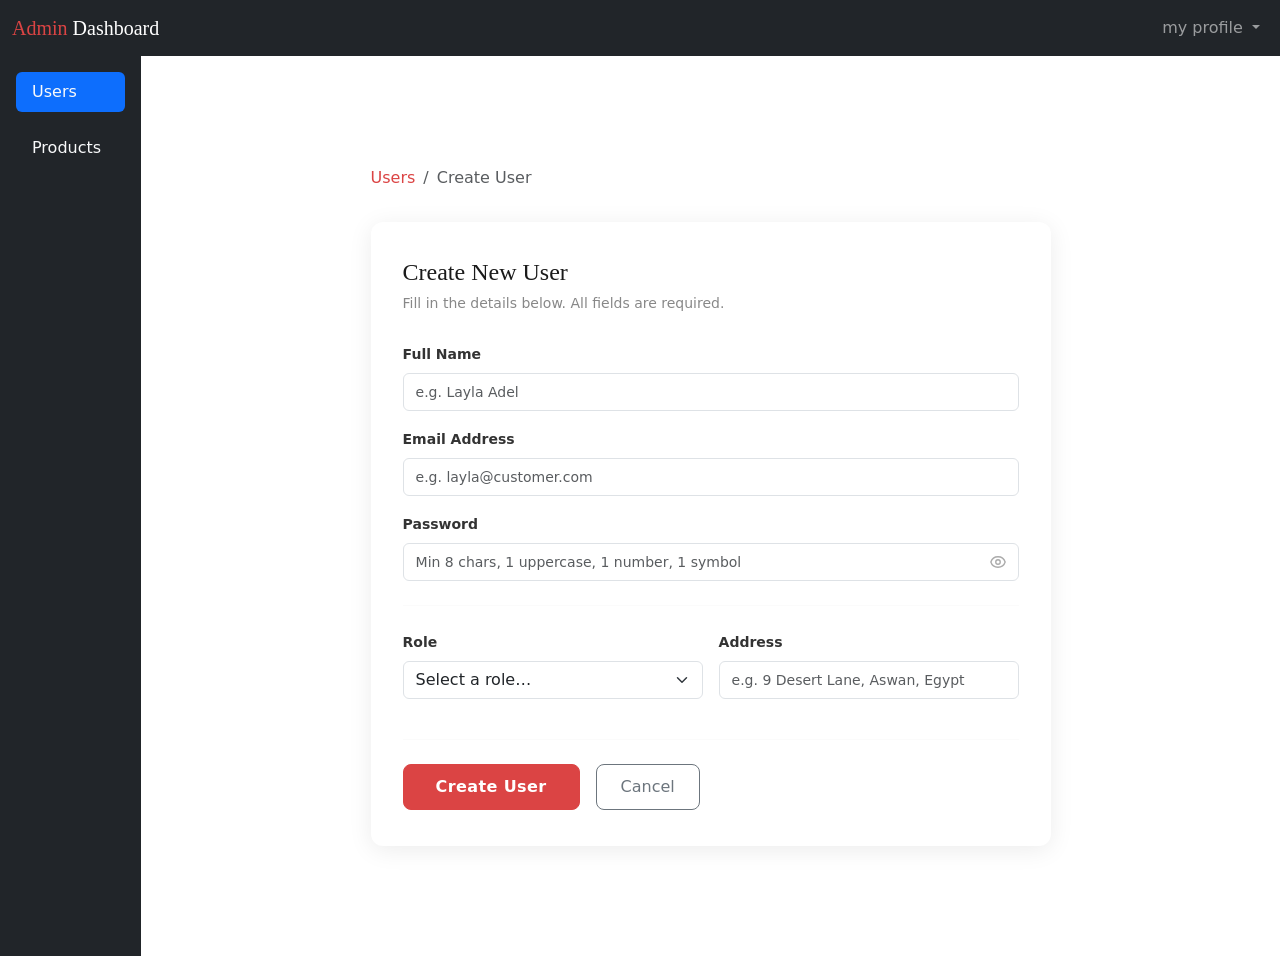
<file: pages/admin/createuser.html>
<!doctype html>
<html lang="en">
  <head>
    <meta charset="utf-8" />
    <meta name="viewport" content="width=device-width, initial-scale=1" />
    <title>Create User — Admin Dashboard</title>
    <link
      href="https://cdn.jsdelivr.net/npm/bootstrap@5.3.8/dist/css/bootstrap.min.css"
      rel="stylesheet"
      integrity="sha384-sRIl4kxILFvY47J16cr9ZwB07vP4J8+LH7qKQnuqkuIAvNWLzeN8tE5YBujZqJLB"
      crossorigin="anonymous"
    />
    <link rel="stylesheet" href="../../Styles/style.css" />
    <style>
      .admin-logo {
        color: var(--mainColor) !important;
      }

      .mainwrapper {
        display: flex;
        min-height: 100vh;
      }
      @media (max-width: 991px) {
        .mainwrapper {
          flex-direction: column;
        }
      }

      .sidebar {
        display: flex;
        flex-direction: column;
        flex: 1;
      }
      .content {
        display: flex;
        flex: 10;
        padding: 32px 24px;
        justify-content: center;
        align-items: flex-start;
      }
      .navbar {
        border-bottom: none;
      }

      .sidebar .nav-item.active::after,
      .sidebar .nav-item:has(.active)::after {
        display: none !important;
      }

      .form-card {
        background: #fff;
        border-radius: 12px;
        box-shadow: 0 4px 24px rgba(0, 0, 0, 0.08);
        padding: 36px 32px;
        max-width: 680px;
        width: 100%;
      }

      @media (max-width: 576px) {
        .form-card {
          padding: 24px 16px;
          border-radius: 8px;
        }
      }

      .form-card h4 {
        font-family: var(--mainFont, "Franklin Gothic Medium", sans-serif);
        color: #1a1a1a;
        margin-bottom: 6px;
      }

      .form-card .subtitle {
        color: #888;
        font-size: 0.875rem;
        margin-bottom: 28px;
      }

      .form-control:focus,
      .form-select:focus {
        border-color: var(--mainColor);
        box-shadow: 0 0 0 0.2rem rgba(219, 68, 68, 0.18);
      }

      .form-label {
        font-weight: 600;
        font-size: 0.875rem;
        color: #333;
      }

      .role-hint {
        font-size: 0.78rem;
        color: #999;
        margin-top: 4px;
      }

      /* Password toggle */
      .pw-wrapper {
        position: relative;
      }
      .pw-toggle {
        position: absolute;
        right: 12px;
        top: 50%;
        transform: translateY(-50%);
        background: none;
        border: none;
        cursor: pointer;
        color: #aaa;
        padding: 0;
        line-height: 1;
        z-index: 5;
        display: flex;
        align-items: center;
      }
      .pw-toggle:hover {
        color: var(--mainColor);
      }
      .pw-toggle svg {
        width: 18px;
        height: 18px;
      }
      .pw-wrapper input {
        padding-right: 42px;
      }

      .btn-create {
        background-color: var(--mainColor);
        border-color: var(--mainColor);
        color: #fff;
        font-weight: 600;
        letter-spacing: 0.4px;
        padding: 10px 32px;
        border-radius: 8px;
        transition: filter 0.2s ease;
        display: inline-block;
      }
      .btn-create:hover {
        filter: brightness(0.88);
        color: #fff;
      }

      @media (max-width: 576px) {
        .btn-create,
        .btn-cancel {
          width: 100%;
          text-align: center;
        }
      }

      .btn-cancel {
        border-radius: 8px;
        padding: 10px 24px;
        font-weight: 500;
      }

      /* Divider between sections */
      .section-divider {
        border: none;
        border-top: 1px solid #f0f0f0;
        margin: 24px 0;
      }

      /* Success toast */
      .toast-container {
        z-index: 9999;
      }
    </style>
  </head>
  <body>
    <nav class="navbar navbar-expand-sm navbar-dark bg-dark">
      <div class="container-fluid">
        <a class="navbar-brand" href="admin-dashboard.html">
          <span class="admin-logo">Admin </span>Dashboard
        </a>
        <button
          class="navbar-toggler"
          type="button"
          data-bs-toggle="collapse"
          data-bs-target="#navbarSupportedContent"
          aria-controls="navbarSupportedContent"
          aria-expanded="false"
          aria-label="Toggle navigation"
        >
          <span class="navbar-toggler-icon"></span>
        </button>
        <div class="collapse navbar-collapse" id="navbarSupportedContent">
          <ul class="navbar-nav ms-auto mb-2 mb-lg-0">
            <li class="nav-item dropdown">
              <a
                class="nav-link dropdown-toggle"
                href="#"
                id="navbarDropdown"
                role="button"
                data-bs-toggle="dropdown"
                aria-expanded="false"
              >
                my profile
              </a>
              <ul class="dropdown-menu" aria-labelledby="navbarDropdown">
                <li><a class="dropdown-item" href="#">Eslam Tarek</a></li>
                <li><a class="dropdown-item" href="#">settings</a></li>
                <li><hr class="dropdown-divider" /></li>
                <li><a class="dropdown-item" href="#">logout</a></li>
              </ul>
            </li>
          </ul>
        </div>
      </div>
    </nav>

    <!-- ══════════ MAIN WRAPPER ══════════ -->
    <div class="mainwrapper">
      <!-- ── SIDEBAR ── -->
      <div class="sidebar bg-dark text-light p-3">
        <ul
          class="nav flex-lg-column flex-row nav-pills justify-content-around justify-content-lg-start gap-3"
        >
          <li class="nav-item">
            <a class="nav-link text-light active" href="admin-dashboard.html"
              >Users</a
            >
          </li>
          <li class="nav-item">
            <a class="nav-link text-light" href="#">Products</a>
          </li>
        </ul>
      </div>

      <!-- ── CONTENT ── -->
      <div class="content w-100 d-flex flex-column align-items-center">
        <!-- Breadcrumb -->
        <nav
          aria-label="breadcrumb"
          class="mb-3 w-100"
          style="max-width: 680px"
        >
          <ol class="breadcrumb">
            <li class="breadcrumb-item">
              <a
                href="admin-dashboard.html"
                style="color: var(--mainColor); text-decoration: none"
                >Users</a
              >
            </li>
            <li class="breadcrumb-item active" aria-current="page">
              Create User
            </li>
          </ol>
        </nav>

        <!-- Form Card -->
        <div class="form-card">
          <h4>Create New User</h4>
          <p class="subtitle">
            Fill in the details below. All fields are required.
          </p>

          <form id="createUserForm" novalidate>
            <!-- ── Personal Info ── -->
            <div class="row g-3">
              <!-- Full Name -->
              <div class="col-12">
                <label for="userName" class="form-label">Full Name</label>
                <input
                  type="text"
                  class="form-control"
                  id="userName"
                  placeholder="e.g. Layla Adel"
                  required
                  minlength="3"
                />
                <div class="invalid-feedback">
                  Name must be at least 3 characters.
                </div>
              </div>

              <!-- Email -->
              <div class="col-12">
                <label for="userEmail" class="form-label">Email Address</label>
                <input
                  type="email"
                  class="form-control"
                  id="userEmail"
                  placeholder="e.g. layla@customer.com"
                  required
                />
                <div class="invalid-feedback" id="emailFeedback">
                  Please enter a valid email address.
                </div>
              </div>

              <!-- Password -->
              <div class="col-12">
                <label for="userPassword" class="form-label">Password</label>
                <div class="pw-wrapper">
                  <input
                    type="password"
                    class="form-control"
                    id="userPassword"
                    placeholder="Min 8 chars, 1 uppercase, 1 number, 1 symbol"
                    required
                  />
                  <button
                    type="button"
                    class="pw-toggle"
                    id="togglePassword"
                    title="Show/hide password"
                  >
                    <svg
                      id="iconEye"
                      xmlns="http://www.w3.org/2000/svg"
                      fill="none"
                      viewBox="0 0 24 24"
                      stroke="currentColor"
                      stroke-width="1.8"
                    >
                      <path
                        stroke-linecap="round"
                        stroke-linejoin="round"
                        d="M2.458 12C3.732 7.943 7.523 5 12 5c4.477 0 8.268 2.943 9.542 7-1.274 4.057-5.065 7-9.542 7-4.477 0-8.268-2.943-9.542-7z"
                      />
                      <circle
                        cx="12"
                        cy="12"
                        r="3"
                        stroke-linecap="round"
                        stroke-linejoin="round"
                      />
                    </svg>
                    <svg
                      id="iconEyeOff"
                      xmlns="http://www.w3.org/2000/svg"
                      fill="none"
                      viewBox="0 0 24 24"
                      stroke="currentColor"
                      stroke-width="1.8"
                      style="display: none"
                    >
                      <path
                        stroke-linecap="round"
                        stroke-linejoin="round"
                        d="M13.875 18.825A10.05 10.05 0 0112 19c-4.477 0-8.268-2.943-9.542-7a9.97 9.97 0 012.563-4.024M6.53 6.53A9.97 9.97 0 0112 5c4.477 0 8.268 2.943 9.542 7a9.965 9.965 0 01-4.077 5.198M15 12a3 3 0 11-6 0 3 3 0 016 0z"
                      />
                      <path
                        stroke-linecap="round"
                        stroke-linejoin="round"
                        d="M3 3l18 18"
                      />
                    </svg>
                  </button>
                </div>
                <div class="invalid-feedback" id="passwordFeedback">
                  Password must be at least 8 characters, include uppercase, a
                  number, and a symbol (@#$!%).
                </div>
              </div>
            </div>

            <hr class="section-divider" />

            <!-- ── Role & Address ── -->
            <div class="row g-3">
              <!-- Role -->
              <div class="col-12 col-sm-6">
                <label for="userRole" class="form-label">Role</label>
                <select class="form-select" id="userRole" required>
                  <option value="" disabled selected>Select a role…</option>
                  <option value="admin">Admin</option>
                  <option value="seller">Seller</option>
                  <option value="customer">Customer</option>
                </select>
                <div class="invalid-feedback">Please select a role.</div>
                <p class="role-hint" id="roleHint"></p>
              </div>

              <!-- Address -->
              <div class="col-12 col-sm-6">
                <label for="userAddress" class="form-label">Address</label>
                <input
                  type="text"
                  class="form-control"
                  id="userAddress"
                  placeholder="e.g. 9 Desert Lane, Aswan, Egypt"
                  required
                  minlength="5"
                />
                <div class="invalid-feedback">
                  Please enter a valid address.
                </div>
              </div>
            </div>

            <hr class="section-divider" />

            <!-- ── Actions ── -->
            <div class="d-flex gap-3 flex-wrap">
              <button type="submit" class="btn btn-primary btn-create">
                Create User
              </button>
              <a
                href="admin-dashboard.html"
                class="btn btn-outline-secondary btn-cancel"
              >
                Cancel
              </a>
            </div>
          </form>
        </div>
        <!-- /form-card -->
      </div>
      <!-- /content -->
    </div>
    <!-- /mainwrapper -->

    <!-- ── Success Toast ── -->
    <div class="toast-container position-fixed bottom-0 end-0 p-3">
      <div
        id="successToast"
        class="toast align-items-center text-bg-success border-0"
        role="alert"
        aria-live="assertive"
        aria-atomic="true"
      >
        <div class="d-flex">
          <div class="toast-body fw-semibold">
            ✅ User created successfully!
          </div>
          <button
            type="button"
            class="btn-close btn-close-white me-2 m-auto"
            data-bs-dismiss="toast"
            aria-label="Close"
          ></button>
        </div>
      </div>
    </div>

    <!-- Scripts -->
    <script src="../../Scripts/DB.js"></script>
    <script
      src="https://cdn.jsdelivr.net/npm/bootstrap@5.3.8/dist/js/bootstrap.bundle.min.js"
      integrity="sha384-FKyoEForCGlyvwx9Hj09JcYn3nv7wiPVlz7YYwJrWVcXK/BmnVDxM+D2scQbITxI"
      crossorigin="anonymous"
    ></script>

    <script src="../../Scripts/admin/createuser.js"></script>
  </body>
</html>
</file>
<file: Styles/style.css>
body {
    margin: 0;
    padding: 0;
    box-sizing: border-box;
    overflow-x: hidden;
}

:root {
    --mainFont: 'Franklin Gothic Medium';
    --mainColor: #DB4444;
    --green: #00e94d;
        --dark: #0a0a0a;
        --dark2: #111111;
}

header nav p {
    display: inline-block;
    animation: shakeX;
    animation-duration: 5s;
    animation-iteration-count: infinite;
    font-family: var(--mainFont);
}

.navbar-brand {
    font-family: var(--mainFont);
}


input::placeholder {
    font-size: 14px;
}

.nav-item {
    position: relative;
}

.nav-item::after {
    content: "";
    width: 0%;
    height: 2px;
    background-color: var(--mainColor);
    position: absolute;
    bottom: 5px;
    left: 0px;
    transition: all 1s ease-in-out;
}

.nav-item:hover::after {
    width: 100%;

}

.navbar {
    border-bottom: 1px solid #ccc;
}




@keyframes fadeInDown {
    from {
        opacity: 0;
        transform: translateY(-10px);
    }

    to {
        opacity: 1;
        transform: translateY(0);
    }
}




footer {
            background-color: #000000;
            color: #c0c0c0;
            font-size: 0.875rem;
        }

        footer h6 {
            font-weight: 600;
            letter-spacing: 0.5px;
        }

        footer p,
        footer address {
            font-size: 0.825rem;
            color: #aaaaaa;
            line-height: 1.8;
        }

        footer a {
            color: #aaaaaa;
            text-decoration: none;
            display: block;
            margin-bottom: 10px;
            transition: color 0.2s ease;
        }

        footer a:hover {
            color: var(--mainColor);
        }

        footer .subscribe-label {
            font-size: 0.78rem;

        }

        footer .subscribe-form {
            border-radius: 4px;
            overflow: hidden;
            background: #1a1a1a;
        }

        footer .subscribe-form input {
            background: transparent;
            outline: none;
            color: #ccc;

            font-size: 0.8rem;
            flex: 1;
        }

        footer .subscribe-form input::placeholder {
            color: #555;
        }

        footer .subscribe-form button {
            background: transparent;
            border: none;
            border-left: 1px solid #333;
            color: #aaa;
            cursor: pointer;
            transition: color 0.2s, background 0.2s;
        }

        footer .subscribe-form button:hover {
            background: var(--mainColor);

            border-left-color: var(--mainColor);
        }

        footer .app-badges {
            flex-direction: column;
        }

        footer .app-badge {


            border-radius: 6px;
            border: 1px solid transparent;
            background: #1a1a1a;
            transition: border-color 0.2s, background 0.2s;
            width: fit-content;
        }

        footer .app-badge:hover {
            border: 1px solid var(--mainColor);
            background: #222;
        }

        footer .app-badge i {
            font-size: 1.4rem;
            color: #ccc;
        }

        footer .app-badge .badge-text small {

            font-size: 0.65rem;

            line-height: 1;
        }

        footer .app-badge .badge-text span {
            font-size: 0.8rem;
            font-weight: 600;
        }


        footer .social-icons a {
            width: 34px;
            height: 34px;
            border: 1px solid #333;
            color: #aaa;
            font-size: 0.9rem;
            transition: background 0.2s, border-color 0.2s, color 0.2s;
        }

        .social-icons a:hover {
            background: var(--mainColor);
            border-color: var(--mainColor);
            color: #fff;
        }

        footer .footer-bottom {

            font-size: 0.78rem;

        }

        footer .save-text {
            font-size: 0.72rem;
            color: #777;
        }
</file>
